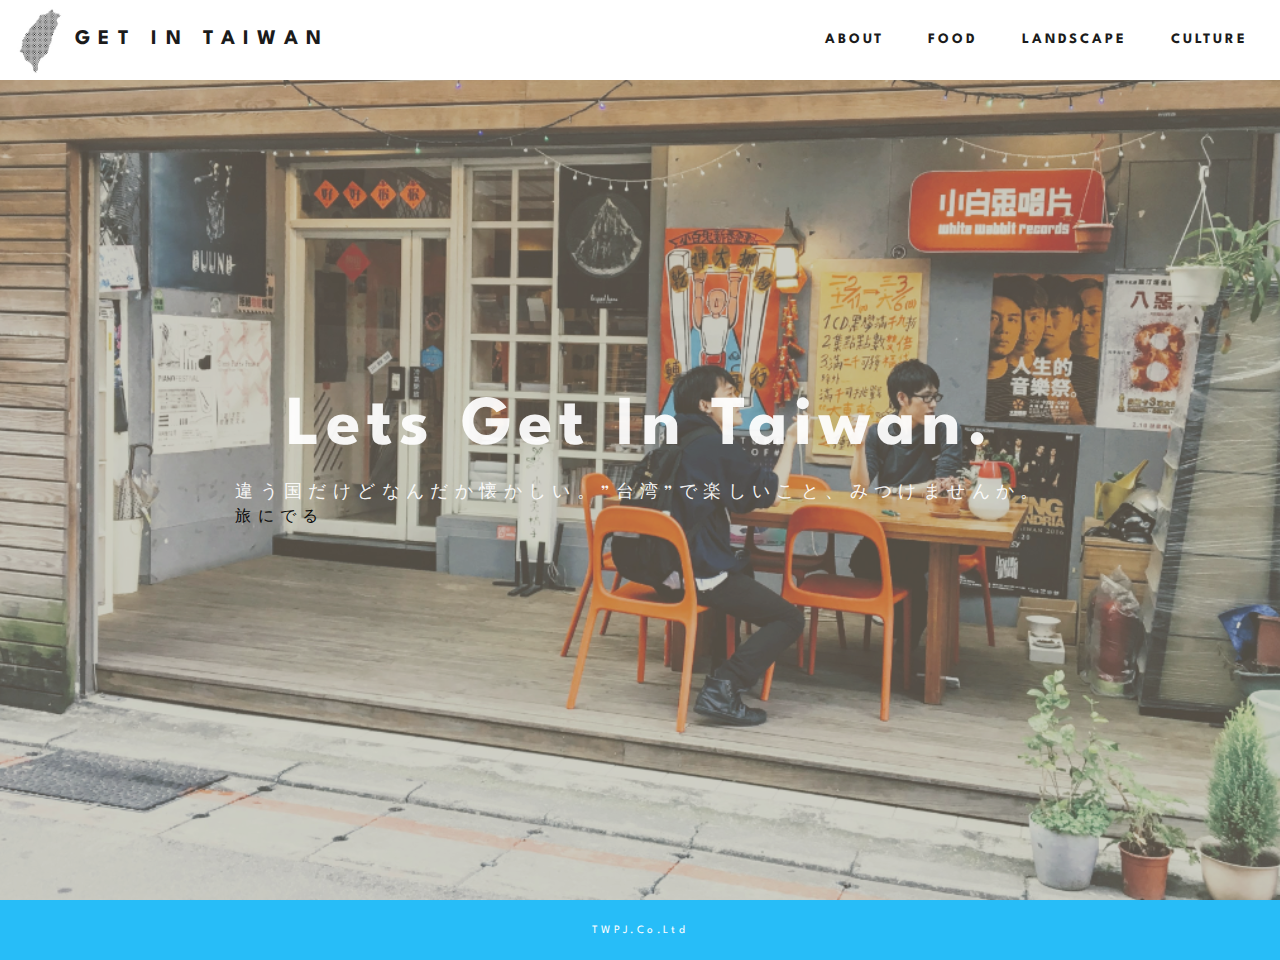
<file: index.html>
<!DOCTYPE html>
<html lang="jp">

<head>
    <meta charset="UTF-8">
    <meta name="viewport" content="width=device-width, initial-scale=1.0">
    <title>GET IN TAIWAN | TOP</title>
    <link rel="shortcut icon" href="/images/favicon.ico">
    <meta name="dispriction" content="台湾の魅力を発信">
    <link rel="stylesheet" href="css/destyle.css">
    <link rel="stylesheet" href="style.css">
    <link href="https://fonts.googleapis.com/css2?family=Spartan:wght@400;600;800&display=swap" rel="stylesheet">
</head>

<body>
    <header class="wrap">
        <h1><a href="index.html">
                <img class="logo" src="images/vector60-11497-01.jpg" alt="logo">GET IN TAIWAN</a>
        </h1>
        <nav>
            <ul class="nav_menu">
                <li><a href="about.html">About</a></li>
                <li><a href="template.html">Food</a></li>
                <li><a href="#">Landscape</a></li>
                <li><a href="#">Culture</a></li>
            </ul>
        </nav>
    </header>
    <main>
        <section id="content">
            <div class="home-contents wrap bg home">
                <div class="home-article">
                    <h2 class="home-title">Lets Get In Taiwan.</h2>
                    <p>違う国だけどなんだか懐かしい。”台湾”で楽しいこと、みつけませんか。</p>


                    <a class="common-btn top-page" href="about.html">旅にでる</a>
                </div>
            </div>

        </section>
    </main>
    <footer>
        <div class="footer-wrap">
            <p> TWPJ.Co.Ltd </p>
        </div>
    </footer>
</body>

</html>
</file>
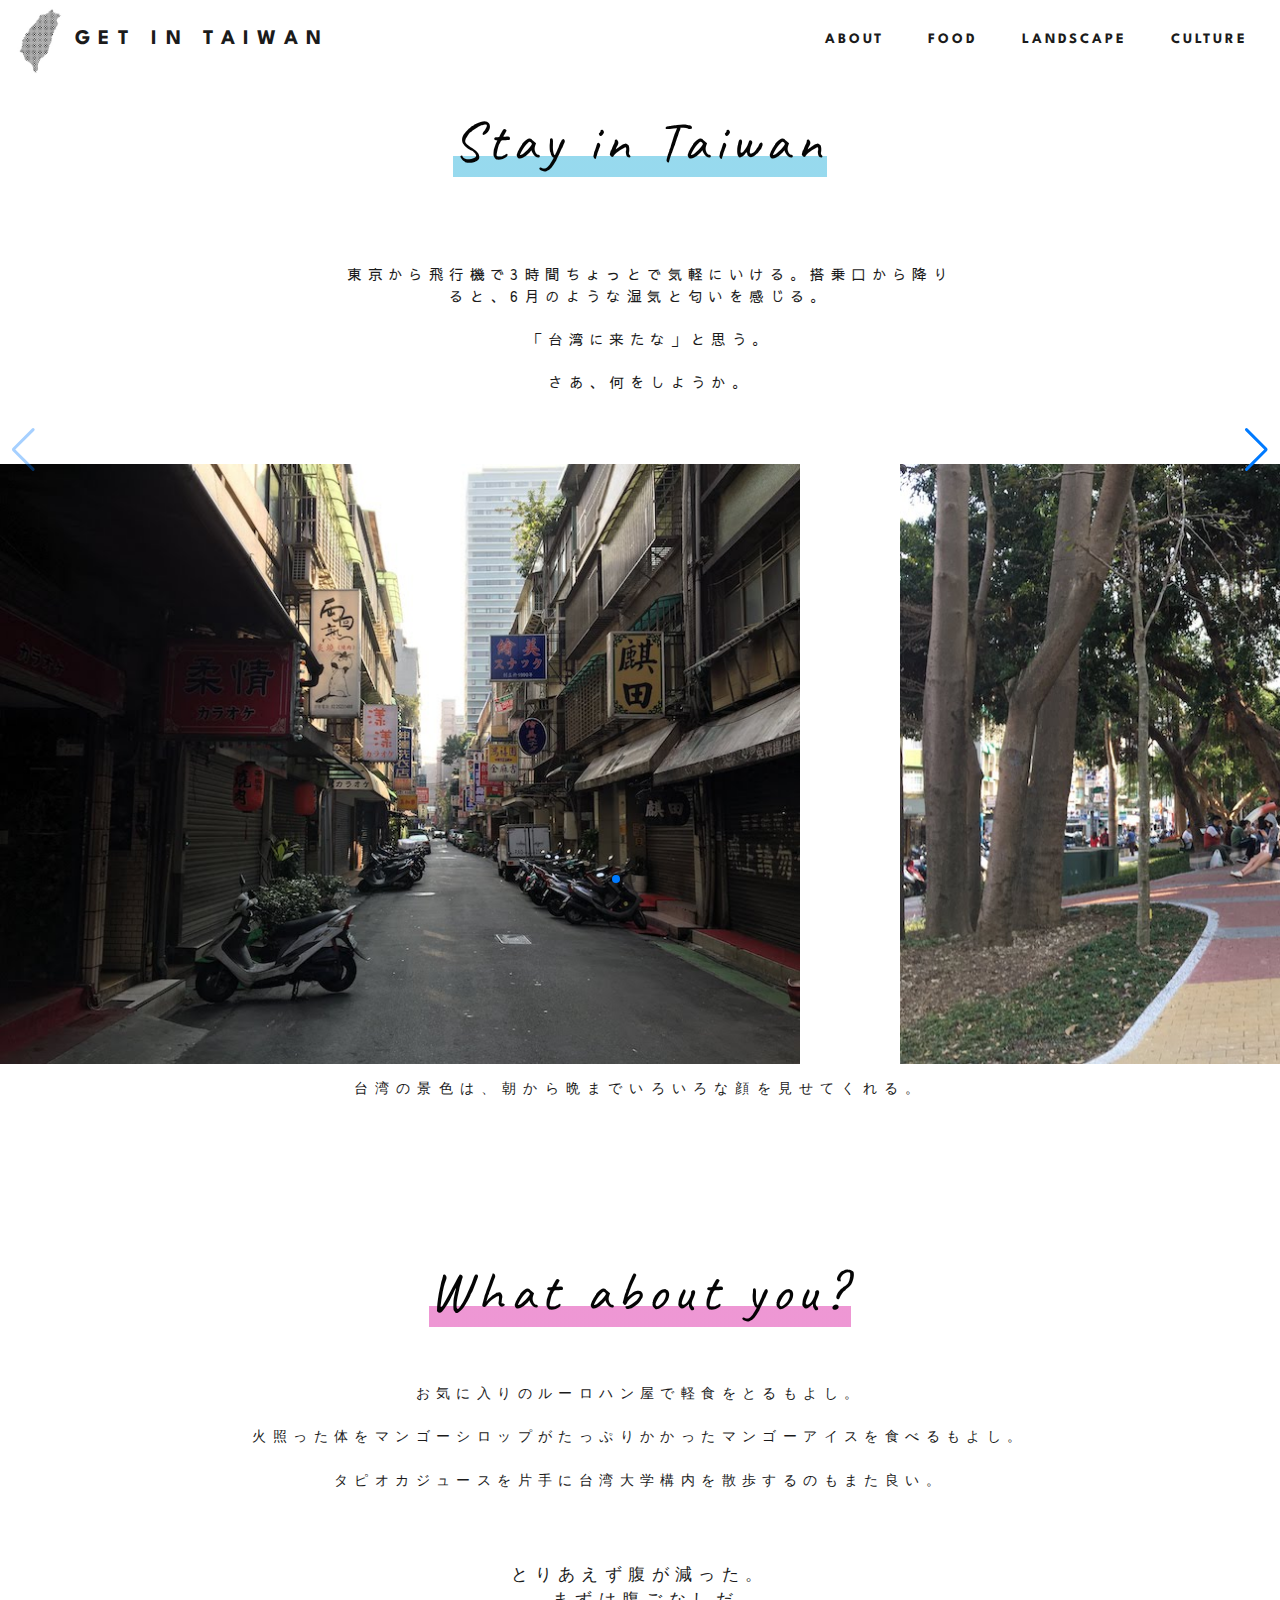
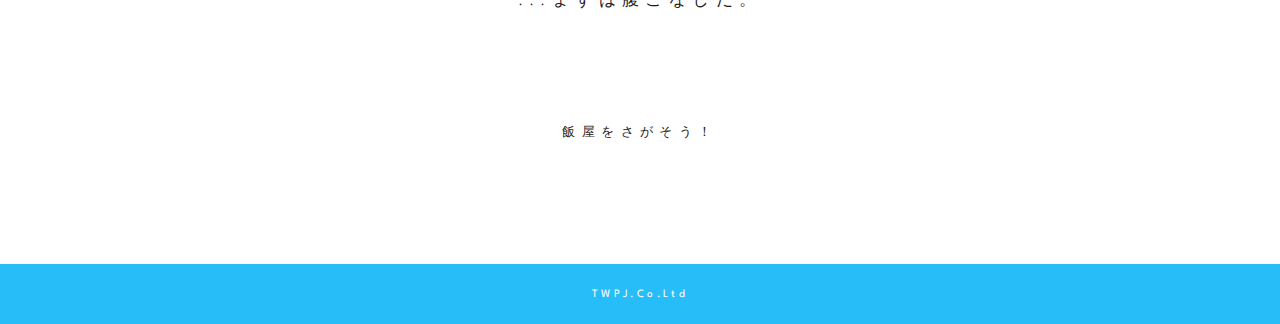
<file: about.html>
<!DOCTYPE html>
<html lang="jp">

<head>
    <meta charset="UTF-8">
    <meta name="viewport" content="width=device-width, initial-scale=1.0">
    <title>about</title>
    <link rel="shortcut icon" href="/images/favicon.ico">

    <meta name="dispriction" content="台湾の魅力を発信">
    <link rel="stylesheet" href="css/destyle.css">
    <link rel="stylesheet" href="style.css">
    <link href="https://fonts.googleapis.com/css2?family=Spartan:wght@400;600;800&display=swap" rel="stylesheet">
    <link rel="preconnect" href="https://fonts.gstatic.com">
    <link
        href="https://fonts.googleapis.com/css2?family=Amatic+SC:wght@700&family=Caveat:wght@500&family=M+PLUS+1p:wght@100&family=Sawarabi+Gothic&display=swap"
        rel="stylesheet">
    <link rel="stylesheet" href="https://unpkg.com/swiper/swiper-bundle.min.css">
</head>


<body>
    <header class="wrap">
        <h1><a href="index.html">
                <img class="logo" src="images/vector60-11497-01.jpg" alt="logo">GET IN TAIWAN</a>
        </h1>
        <nav>
            <ul class="nav_menu">
                <li><a href="about.html">About</a></li>
                <li><a href="template.html">Food</a></li>
                <li><a href="#">Landscape</a></li>
                <li><a href="#">Culture</a></li>
            </ul>
        </nav>
    </header>
    <main>
        <section id="content">
            <div class="about-article">
                <h2><span class="under blue"> Stay in Taiwan</span></h2>
            </div>
            <div class="about-content">
                <p class="aboutPara">　東京から飛行機で3時間ちょっとで気軽にいける。搭乗口から降りると、6月のような湿気と匂いを感じる。
                    <br><br>　「台湾に来たな」と思う。
                    <br><br>　さあ、何をしようか。
                </p>
            </div>
        </section>
        <!-- Swiper -->
        <div class="swiper-container">
            <div class="swiper-wrapper">
                <div class="swiper-slide"><img src="images/SDIMG_1.jpg" alt=""></div>
                <div class="swiper-slide"><img src="images/SDIMG_2.jpg" alt=""></div>
                <div class="swiper-slide"><img src="images/SDIMG_3.jpg" alt=""></div>
                <div class="swiper-slide"><img src="images/SDIMG_4.jpg" alt=""></div>


            </div>
            <!-- Add Pagination -->
            <div class="swiper-pagination"></div>
            <!-- Add Arrows -->
            <div class="swiper-button-next"></div>
            <div class="swiper-button-prev"></div>

        </div>
        <p class="slide-coment">台湾の景色は、朝から晩までいろいろな顔を見せてくれる。</p>
        <!--２パラ目-->
        <div class="about-article">
            <h2><span class="under red">What about you?</span></h2>
        </div>
        <div class="food-content main">
            お気に入りのルーロハン屋で軽食をとるもよし。<br><br>
            火照った体をマンゴーシロップがたっぷりかかったマンゴーアイスを食べるもよし。
            <br><br>タピオカジュースを片手に台湾大学構内を散歩するのもまた良い。
            <br><br>
            <div class="food-content">
                <h3>とりあえず腹が減った。<br>
                    ...まずは腹ごなしだ。</h3>
            </div>
            <div class="food-content">
                <a class="common-btn food" href="template.html">飯屋をさがそう！</a>
            </div>
        </div>

    </main>
    <footer>
        <div class="footer-wrap">
            <p> TWPJ.Co.Ltd </p>
        </div>
    </footer>

    <!-- Swiper JS -->
    <script src="https://unpkg.com/swiper/swiper-bundle.min.js"></script>

    <!-- Initialize Swiper -->
    <script>
        var swiper = new Swiper('.swiper-container', {
            spaceBetween: 100,
            centeredSlides: true,
            autoplay: {
                delay: 2300,
                speed: 1000,
                disableOnInteraction: false,
            },
            pagination: {
                el: '.swiper-pagination',
                clickable: true,
            },
            navigation: {
                nextEl: '.swiper-button-next',
                prevEl: '.swiper-button-prev',
            },
        });
    </script>
</body>

</html>
</file>
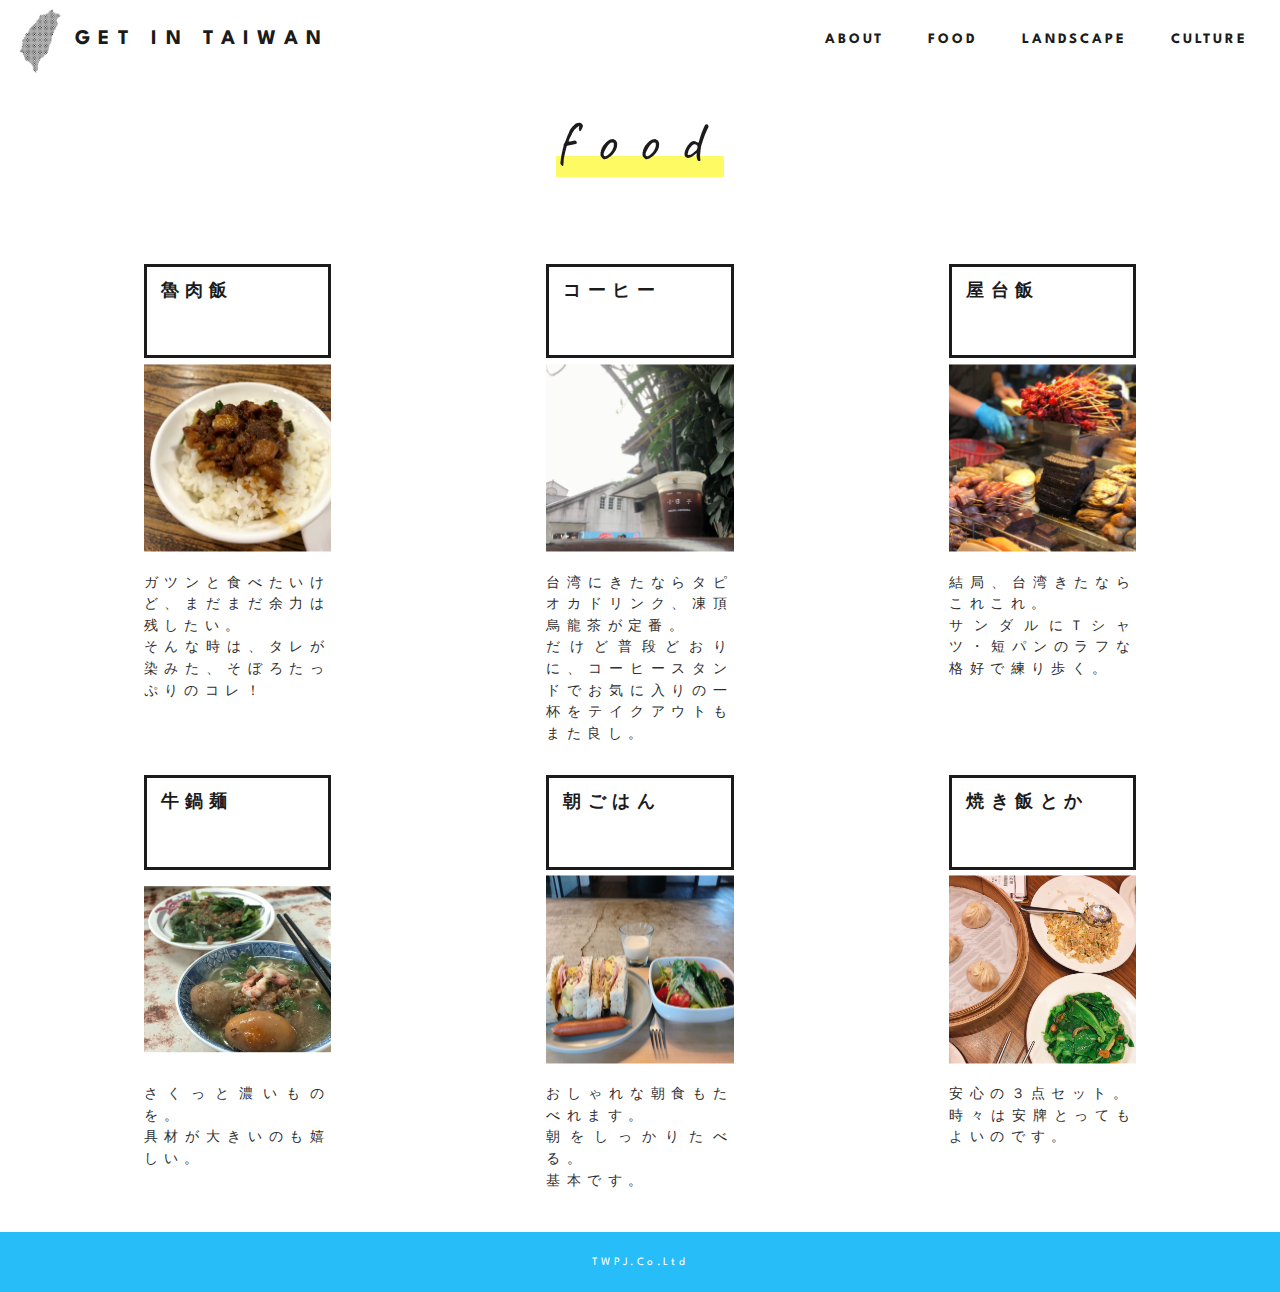
<file: template.html>
<!DOCTYPE html>
<html lang="jp">

<head>
    <meta charset="UTF-8">
    <meta name="viewport" content="width=device-width, initial-scale=1.0">
    <title>GET IN TAIWAN | Food</title>
    <link rel="shortcut icon" href="images/favicon.ico">
    <meta name="dispriction" content="台湾の魅力を発信">
    <link rel="stylesheet" href="css/destyle.css">
    <link rel="stylesheet" href="style.css">
    <link href="https://fonts.googleapis.com/css2?family=Spartan:wght@400;600;800&display=swap" rel="stylesheet">
    <link rel="preconnect" href="https://fonts.gstatic.com">
    <link
        href="https://fonts.googleapis.com/css2?family=Amatic+SC:wght@700&family=Caveat:wght@500&family=M+PLUS+1p:wght@100&family=Sawarabi+Gothic&display=swap"
        rel="stylesheet">
</head>

<body>
    <header class="wrap">
        <h1><a href="index.html">
                <img class="logo" src="images/vector60-11497-01.jpg" alt="logo">GET IN TAIWAN</a>
        </h1>
        <nav>
            <ul class="nav_menu">
                <li><a href="about.html">About</a></li>
                <li><a href="template.html">Food</a></li>
                <li><a href="#">Landscape</a></li>
                <li><a href="#">Culture</a></li>
            </ul>
        </nav>
    </header>
    <main>
        <section id="content">
            <div class="about-article">
                <h1><span class="under yellow">food</span></h1>
            </div>
        </section>
        <article class="food-main-content">
            <div class="cards cards--col3">
                <!-- card__itemのモジュール -->
                <div class="cards__item card">
                    <!--<section>-->
                    <div class="card">
                        <h3 class="card-title">魯肉飯</h3>
                        <figure class="card__img-wrapper">
                            <!--<h3>魯肉飯</h3>-->
                            <img class="card__img" src="images/food/imageFood - 7.jpeg" alt="ルーローハン">
                        </figure>
                        <div class="card__body">
                            <p class="card__text">
                                ガツンと食べたいけど、まだまだ余力は残したい。<br>
                                そんな時は、タレが染みた、そぼろたっぷりのコレ！
                            </p>
                        </div>
                    </div>
                    <!--</section>-->
                </div>
                <!-- /card__itemのモジュール -->
                <!--/.card-->
                <div class="cards__item card">
                    <!-- この前あとに -->
                    <!--<section>-->
                    <div class="card">
                        <h3 class="card-title">コーヒー</h3>
                        <figure class="card__img-wrapper">
                            <!--<h3>魯肉飯</h3>-->
                            <img class="card__img" src="images/food/imageFood - 5.jpeg" alt="ルーローハン">
                        </figure>
                        <div class="card__body">
                            <p class="card__text">
                                台湾にきたならタピオカドリンク、凍頂烏龍茶が定番。<br>
                                だけど普段どおりに、コーヒースタンドでお気に入りの一杯をテイクアウトもまた良し。
                            </p>
                        </div>
                    </div>
                    <!--</section>-->
                </div>
                <!--/.card-->
                <!--div class="cards__item card"の繰り返し-->
                <div class="cards__item card">
                    <!--<section>-->
                    <div class="card">
                        <h3 class="card-title">屋台飯</h3>
                        <figure class="card__img-wrapper">
                            <!--<h3>魯肉飯</h3>-->
                            <img class="card__img" src="images/food/imageFood - 12.jpeg" alt="サンウィッチ">
                        </figure>
                        <div class="card__body">
                            <p class="card__text">
                                結局、台湾きたならこれこれ。<br>
                                サンダルにTシャツ・短パンのラフな格好で練り歩く。
                            </p>
                        </div>
                    </div>
                    <!--</section>-->
                </div>
                <!--/.card-->
                <!-- card__itemのモジュール -->
                <div class="cards__item card">
                    <!--<section>-->
                    <div class="card">
                        <h3 class="card-title">牛鍋麺</h3>
                        <figure class="card__img-wrapper">
                            <!--<h3>魯肉飯</h3>-->
                            <img class="card__img" src="images/food/imageFood - 15.jpeg" alt="ルーローハン">
                        </figure>
                        <div class="card__body">
                            <p class="card__text">
                                さくっと濃いものを。<br>
                                具材が大きいのも嬉しい。
                            </p>
                        </div>
                    </div>
                    <!--</section>-->
                </div>
                <!-- /card__itemのモジュール -->
                <!-- card__itemのモジュール -->
                <div class="cards__item card">
                    <!--<section>-->
                    <div class="card">
                        <h3 class="card-title">朝ごはん</h3>
                        <figure class="card__img-wrapper">
                            <!--<h3>魯肉飯</h3>-->
                            <img class="card__img" src="images/food/imageFood - 13.jpeg" alt="ルーローハン">
                        </figure>
                        <div class="card__body">
                            <p class="card__text">
                                おしゃれな朝食もたべれます。<br>
                                朝をしっかりたべる。<br>
                                基本です。
                            </p>
                        </div>
                    </div>
                    <!--</section>-->
                </div>
                <!-- /card__itemのモジュール -->
                <!-- card__itemのモジュール -->
                <div class="cards__item card">
                    <!--<section>-->
                    <div class="card">
                        <h3 class="card-title">焼き飯とか</h3>
                        <figure class="card__img-wrapper">
                            <!--<h3>魯肉飯</h3>-->
                            <img class="card__img" src="images/food/imageFood - 14.jpeg" alt="ルーローハン">
                        </figure>
                        <div class="card__body">
                            <p class="card__text">
                                安心の３点セット。<br>
                                時々は安牌とってもよいのです。
                            </p>
                        </div>
                    </div>
                    <!--</section>-->
                </div>
                <!-- /card__itemのモジュール -->
            </div>
        </article>
    </main>
    <footer>
        <div class="footer-wrap">
            <p> TWPJ.Co.Ltd </p>
        </div>
    </footer>

</body>

</html>
</file>
<file: style.css>
@media screen and (max-width: 768px) {
  .cards--col3 {
    margin-bottom: -20px;
  }
  .cards > .cards__item {
    width: 100%;
    margin-right: 0;
    margin-bottom: 20px;
    padding: 0;
  }
}

html {
  font-size: 100%;
  position: relative;
  height: 100%;
}

body {
  font-family: "Spartan", sans-serif;
  color: #1b1b1b;
  letter-spacing: 0.4em;
  line-height: 1.5;
}

a {
  text-decoration: none;
}

img {
  max-width: 100%;
}

/* header */
header {
  position: fixed;
  background-color: #fff;
  -webkit-box-align: center;
      -ms-flex-align: center;
          align-items: center;
  -webkit-box-pack: justify;
      -ms-flex-pack: justify;
          justify-content: space-between;
  font-family: "Spartan", sans-serif;
  width: 100%;
  position: fixed;
  top: 0;
  left: 0;
  z-index: 9999;
}

h1 {
  font-size: 1.3rem;
  letter-spacing: 0.4em;
}

.logo {
  width: 70px;
  height: 70px;
}

header a {
  display: -webkit-box;
  display: -ms-flexbox;
  display: flex;
  color: #1b1b1b;
  -webkit-box-align: center;
      -ms-flex-align: center;
          align-items: center;
  margin: 0 5px;
  font-weight: bold;
}

.nav_menu {
  display: -webkit-box;
  display: -ms-flexbox;
  display: flex;
  color: #1b1b1b;
  -webkit-box-align: center;
      -ms-flex-align: center;
          align-items: center;
  margin: 0;
  margin-right: 20px;
  text-transform: uppercase;
  list-style: none;
  font-size: 0.9em;
  font-weight: normal;
  letter-spacing: 0.2em;
}

.nav_menu a {
  margin: 0 12px 0;
}

.nav_menu li {
  margin-left: 20px;
}

.wrap {
  display: -webkit-box;
  display: -ms-flexbox;
  display: flex;
  -webkit-box-pack: justify;
      -ms-flex-pack: justify;
          justify-content: space-between;
  margin-top: 0;
  height: 80px;
}

.wrap h2 {
  font-size: 70px;
  padding-bottom: 0;
  text-align: center;
  color: #ffffffee;
}

.wrap p {
  font-weight: 500;
  color: #ffffffee;
}

h2 {
  margin-bottom: 0;
  text-align: center;
  margin-top: 0px;
  color: #000000fa;
  font-weight: bold;
}

.home-contents {
  position: relative;
  color: #0a0a0a;
}

.home-article {
  position: absolute;
  top: 50%;
  left: 50%;
  -webkit-transform: translate(-50%, -50%);
  transform: translate(-50%, -50%);
  margin: 0;
  padding: 0;
  width: -webkit-max-content;
  width: -moz-max-content;
  width: max-content;
}

.home-title {
  padding: 5px 0 3px;
  text-align: center;
  margin-bottom: 0px;
}

p {
  text-align: center;
  padding: 0px;
  font-size: 1.1em;
}

.bg {
  background-size: cover;
  background-position: center top;
  background-repeat: no-repeat;
}

.home {
  background-image: url(images/topcover_l.png);
  background-color: rgba(255, 255, 255, 0.253);
  background-blend-mode: lighten;
  min-height: 100vh;
  background-size: cover;
  background-position: center top;
  background-repeat: no-repeat;
}

.home::before {
  content: "";
  position: absolute;
  top: 0;
  left: 0;
  display: block;
  width: 100%;
  height: 100%;
  background: rgba(20, 10, 10, 0.158);
}

.about-article {
  margin-top: 100px;
}

.about-article h1 {
  font-size: 3.5em;
  font-weight: 300;
  font-family: "Caveat", cursive;
  text-align: center;
}

.about-article h2 {
  font-size: 3.5em;
  font-weight: 300;
  font-family: "Caveat", cursive;
}

.under.blue {
  background: -webkit-gradient(linear, left top, left bottom, color-stop(70%, transparent), color-stop(50%, #24b0db79));
  background: linear-gradient(transparent 70%, #24b0db79 50%);
}

.under.red {
  background: -webkit-gradient(linear, left top, left bottom, color-stop(70%, transparent), color-stop(50%, #db24a479));
  background: linear-gradient(transparent 70%, #db24a479 50%);
}

.under.yellow {
  background: -webkit-gradient(linear, left top, left bottom, color-stop(70%, transparent), color-stop(50%, #fcf826b7));
  background: linear-gradient(transparent 70%, #fcf826b7 50%);
}

.about-content {
  margin: 20px 0 70px;
  max-width: 50vw;
  position: relative;
  top: 0;
  left: 50%;
  transform: translateX(-50%);
  -webkit-transform: translateX(-50%);
  -ms-transform: translateX(-50%);
}

.about-content p {
  font-size: 0.9em;
  text-align: center;
}

.aboutPara {
  font-weight: lighter;
  font-family: "Sawarabi Gothic", sans-serif;
  margin-top: 80px;
}

.footer-wrap {
  background-color: #23bcf8fa;
  height: 60px;
  text-align: center;
  position: absolute;
  width: 100%;
}

.footer-wrap p {
  position: relative;
  width: 100%;
  font-weight: normal;
  font-size: 0.7em;
  margin: 0;
  font-weight: normal;
  letter-spacing: 0.3em;
  color: white;
  top: 50%;
  left: 0%;
  transform: translateY(-50%);
  -webkit-transform: translateY(-50%);
  -ms-transform: translateY(-50%);
}

.swiper-container {
  width: 800px;
  height: 600px;
}

.swiper-slide {
  text-align: center;
  font-size: 18px;
  background: #fff;
  /* Center slide text vertically */
  display: -webkit-box;
  display: -ms-flexbox;
  display: flex;
  -webkit-box-pack: center;
  -ms-flex-pack: center;
  justify-content: center;
  -webkit-box-align: center;
  -ms-flex-align: center;
  align-items: center;
}

.slide-coment {
  font-weight: lighter;
  font-size: 0.9em;
  margin: 15px 0 150px;
  font-weight: normal;
  letter-spacing: 0.5em;
}

.food-content {
  text-align: center;
  margin-top: 30px;
  font-size: 0.9em;
  padding-top: 20px;
  padding-bottom: 60px;
}

.food-content .main {
  font-size: 0.9em;
  margin-bottom: 60px;
}

.food-content h3 {
  font-size: 1.3em;
  font-weight: lighter;
}

.common_btn {
  display: inline-block;
  width: 330px;
  max-width: 100%;
  padding: 20px 10px;
  border: 2.5px solid transparent;
  border-radius: 30px;
  text-align: center;
  text-decoration: none;
}

.common_btn.top-page {
  top: 70%;
  left: 50%;
  -webkit-transform: translate(-70%, -50%);
  transform: translate(70%, 150%);
  margin: 0;
  padding: 10px 5px;
  font-size: 1rem;
  background-color: rgba(67, 204, 204, 0.897);
  -webkit-box-shadow: 0 3px 2px rgba(255, 255, 255, 0.103);
          box-shadow: 0 3px 2px rgba(255, 255, 255, 0.103);
  color: white;
}

.common_btn.food {
  background-color: rgba(36, 30, 30, 0.795);
  font-size: 1.375rem;
  -webkit-box-shadow: 0 3px 2px rgba(255, 255, 255, 0.103);
          box-shadow: 0 3px 2px rgba(255, 255, 255, 0.103);
  color: white;
  -webkit-transition: 0.3s;
  transition: 0.3s;
}

.food_btn:focus,
.food_btn:hover {
  background-color: #fff;
  border-color: currentColor;
  color: rgba(36, 30, 30, 0.795);
}

.border-top {
  padding: 12px 14px 16px;
  border: 1px solid;
}

.food-main-content {
  margin: 80px 50px 40px;
}

.cards {
  display: -webkit-box;
  display: -ms-flexbox;
  display: flex;
  -ms-flex-wrap: wrap;
      flex-wrap: wrap;
}

.cards--col3 {
  margin-bottom: -30px;
}

.cards--col3 > .cards__item {
  width: 31.707%;
  margin-right: 2.43902%;
  margin-bottom: 30px;
}

.cards--col3 > .cards__item:nth-of-type(3n) {
  margin-right: 0;
}

.card-title {
  margin: 0 auto;
  max-width: 50%;
  font-size: 1.1em;
  padding: 12px 14px 50px;
  border: 3px solid;
  font-weight: 600;
}

.card__img-wrapper {
  position: relative;
  padding-top: 53.25%;
  overflow: hidden;
}

.card__img {
  position: absolute;
  top: 50%;
  left: 25%;
  width: 50%;
  -webkit-transform: translateY(-50%);
          transform: translateY(-50%);
  text-align: center;
}

.card__body {
  padding-top: 15px;
  max-width: 50%;
  position: relative;
  left: 25%;
}

.card__body :last-child {
  margin-bottom: 0;
}

.card__text {
  color: #302f2f;
  text-align: justify;
  font-size: 0.9rem;
}
/*# sourceMappingURL=style.css.map */
</file>
<file: css/destyle.css>
/*! destyle.css v2.0.2 | MIT License | https://github.com/nicolas-cusan/destyle.css */

/* Reset box-model and set borders */
/* ============================================ */

*,
::before,
::after {
  box-sizing: border-box;
  border-style: solid;
  border-width: 0;
}

/* Document */
/* ============================================ */

/**
 * 1. Correct the line height in all browsers.
 * 2. Prevent adjustments of font size after orientation changes in iOS.
 * 3. Remove gray overlay on links for iOS.
 */

html {
  line-height: 1.15; /* 1 */
  -webkit-text-size-adjust: 100%; /* 2 */
  -webkit-tap-highlight-color: transparent; /* 3*/
}

/* Sections */
/* ============================================ */

/**
 * Remove the margin in all browsers.
 */

body {
  margin: 0;
}

/**
 * Render the `main` element consistently in IE.
 */

main {
  display: block;
}

/* Vertical rhythm */
/* ============================================ */

p,
table,
blockquote,
address,
pre,
iframe,
form,
figure,
dl {
  margin: 0;
}

/* Headings */
/* ============================================ */

h1,
h2,
h3,
h4,
h5,
h6 {
  font-size: inherit;
  line-height: inherit;
  font-weight: inherit;
  margin: 0;
}

/* Lists (enumeration) */
/* ============================================ */

ul,
ol {
  margin: 0;
  padding: 0;
  list-style: none;
}

/* Lists (definition) */
/* ============================================ */

dt {
  font-weight: bold;
}

dd {
  margin-left: 0;
}

/* Grouping content */
/* ============================================ */

/**
 * 1. Add the correct box sizing in Firefox.
 * 2. Show the overflow in Edge and IE.
 */

hr {
  box-sizing: content-box; /* 1 */
  height: 0; /* 1 */
  overflow: visible; /* 2 */
  border-top-width: 1px;
  margin: 0;
  clear: both;
  color: inherit;
}

/**
 * 1. Correct the inheritance and scaling of font size in all browsers.
 * 2. Correct the odd `em` font sizing in all browsers.
 */

pre {
  font-family: monospace, monospace; /* 1 */
  font-size: inherit; /* 2 */
}

address {
  font-style: inherit;
}

/* Text-level semantics */
/* ============================================ */

/**
 * Remove the gray background on active links in IE 10.
 */

a {
  background-color: transparent;
  text-decoration: none;
  color: inherit;
}

/**
 * 1. Remove the bottom border in Chrome 57-
 * 2. Add the correct text decoration in Chrome, Edge, IE, Opera, and Safari.
 */

abbr[title] {
  text-decoration: underline; /* 2 */
  text-decoration: underline dotted; /* 2 */
}

/**
 * Add the correct font weight in Chrome, Edge, and Safari.
 */

b,
strong {
  font-weight: bolder;
}

/**
 * 1. Correct the inheritance and scaling of font size in all browsers.
 * 2. Correct the odd `em` font sizing in all browsers.
 */

code,
kbd,
samp {
  font-family: monospace, monospace; /* 1 */
  font-size: inherit; /* 2 */
}

/**
 * Add the correct font size in all browsers.
 */

small {
  font-size: 80%;
}

/**
 * Prevent `sub` and `sup` elements from affecting the line height in
 * all browsers.
 */

sub,
sup {
  font-size: 75%;
  line-height: 0;
  position: relative;
  vertical-align: baseline;
}

sub {
  bottom: -0.25em;
}

sup {
  top: -0.5em;
}

/* Embedded content */
/* ============================================ */

/**
 * Prevent vertical alignment issues.
 */

img,
embed,
object,
iframe {
  vertical-align: bottom;
}

/* Forms */
/* ============================================ */

/**
 * Reset form fields to make them styleable
 */

button,
input,
optgroup,
select,
textarea {
  -webkit-appearance: none;
  appearance: none;
  vertical-align: middle;
  color: inherit;
  font: inherit;
  background: transparent;
  padding: 0;
  margin: 0;
  outline: 0;
  border-radius: 0;
  text-align: inherit;
}

/**
 * Reset radio and checkbox appearance to preserve their look in iOS.
 */

[type="checkbox"] {
  -webkit-appearance: checkbox;
  appearance: checkbox;
}

[type="radio"] {
  -webkit-appearance: radio;
  appearance: radio;
}

/**
 * Show the overflow in IE.
 * 1. Show the overflow in Edge.
 */

button,
input {
  /* 1 */
  overflow: visible;
}

/**
 * Remove the inheritance of text transform in Edge, Firefox, and IE.
 * 1. Remove the inheritance of text transform in Firefox.
 */

button,
select {
  /* 1 */
  text-transform: none;
}

/**
 * Correct the inability to style clickable types in iOS and Safari.
 */

button,
[type="button"],
[type="reset"],
[type="submit"] {
  cursor: pointer;
  -webkit-appearance: none;
  appearance: none;
}

button[disabled],
[type="button"][disabled],
[type="reset"][disabled],
[type="submit"][disabled] {
  cursor: default;
}

/**
 * Remove the inner border and padding in Firefox.
 */

button::-moz-focus-inner,
[type="button"]::-moz-focus-inner,
[type="reset"]::-moz-focus-inner,
[type="submit"]::-moz-focus-inner {
  border-style: none;
  padding: 0;
}

/**
 * Restore the focus styles unset by the previous rule.
 */

button:-moz-focusring,
[type="button"]:-moz-focusring,
[type="reset"]:-moz-focusring,
[type="submit"]:-moz-focusring {
  outline: 1px dotted ButtonText;
}

/**
 * Remove arrow in IE10 & IE11
 */

select::-ms-expand {
  display: none;
}

/**
 * Remove padding
 */

option {
  padding: 0;
}

/**
 * Reset to invisible
 */

fieldset {
  margin: 0;
  padding: 0;
  min-width: 0;
}

/**
 * 1. Correct the text wrapping in Edge and IE.
 * 2. Correct the color inheritance from `fieldset` elements in IE.
 * 3. Remove the padding so developers are not caught out when they zero out
 *    `fieldset` elements in all browsers.
 */

legend {
  color: inherit; /* 2 */
  display: table; /* 1 */
  max-width: 100%; /* 1 */
  padding: 0; /* 3 */
  white-space: normal; /* 1 */
}

/**
 * Add the correct vertical alignment in Chrome, Firefox, and Opera.
 */

progress {
  vertical-align: baseline;
}

/**
 * Remove the default vertical scrollbar in IE 10+.
 */

textarea {
  overflow: auto;
}

/**
 * Correct the cursor style of increment and decrement buttons in Chrome.
 */

[type="number"]::-webkit-inner-spin-button,
[type="number"]::-webkit-outer-spin-button {
  height: auto;
}

/**
 * 1. Correct the outline style in Safari.
 */

[type="search"] {
  outline-offset: -2px; /* 1 */
}

/**
 * Remove the inner padding in Chrome and Safari on macOS.
 */

[type="search"]::-webkit-search-decoration {
  -webkit-appearance: none;
}

/**
 * 1. Correct the inability to style clickable types in iOS and Safari.
 * 2. Change font properties to `inherit` in Safari.
 */

::-webkit-file-upload-button {
  -webkit-appearance: button; /* 1 */
  font: inherit; /* 2 */
}

/**
 * Clickable labels
 */

label[for] {
  cursor: pointer;
}

/* Interactive */
/* ============================================ */

/*
 * Add the correct display in Edge, IE 10+, and Firefox.
 */

details {
  display: block;
}

/*
 * Add the correct display in all browsers.
 */

summary {
  display: list-item;
}

/*
 * Remove outline for editable content.
 */

[contenteditable] {
  outline: none;
}

/* Table */
/* ============================================ */

table {
  border-collapse: collapse;
  border-spacing: 0;
}

caption {
  text-align: left;
}

td,
th {
  vertical-align: top;
  padding: 0;
}

th {
  text-align: left;
  font-weight: bold;
}

/* Misc */
/* ============================================ */

/**
 * Add the correct display in IE 10+.
 */

template {
  display: none;
}

/**
 * Add the correct display in IE 10.
 */

[hidden] {
  display: none;
}
</file>
